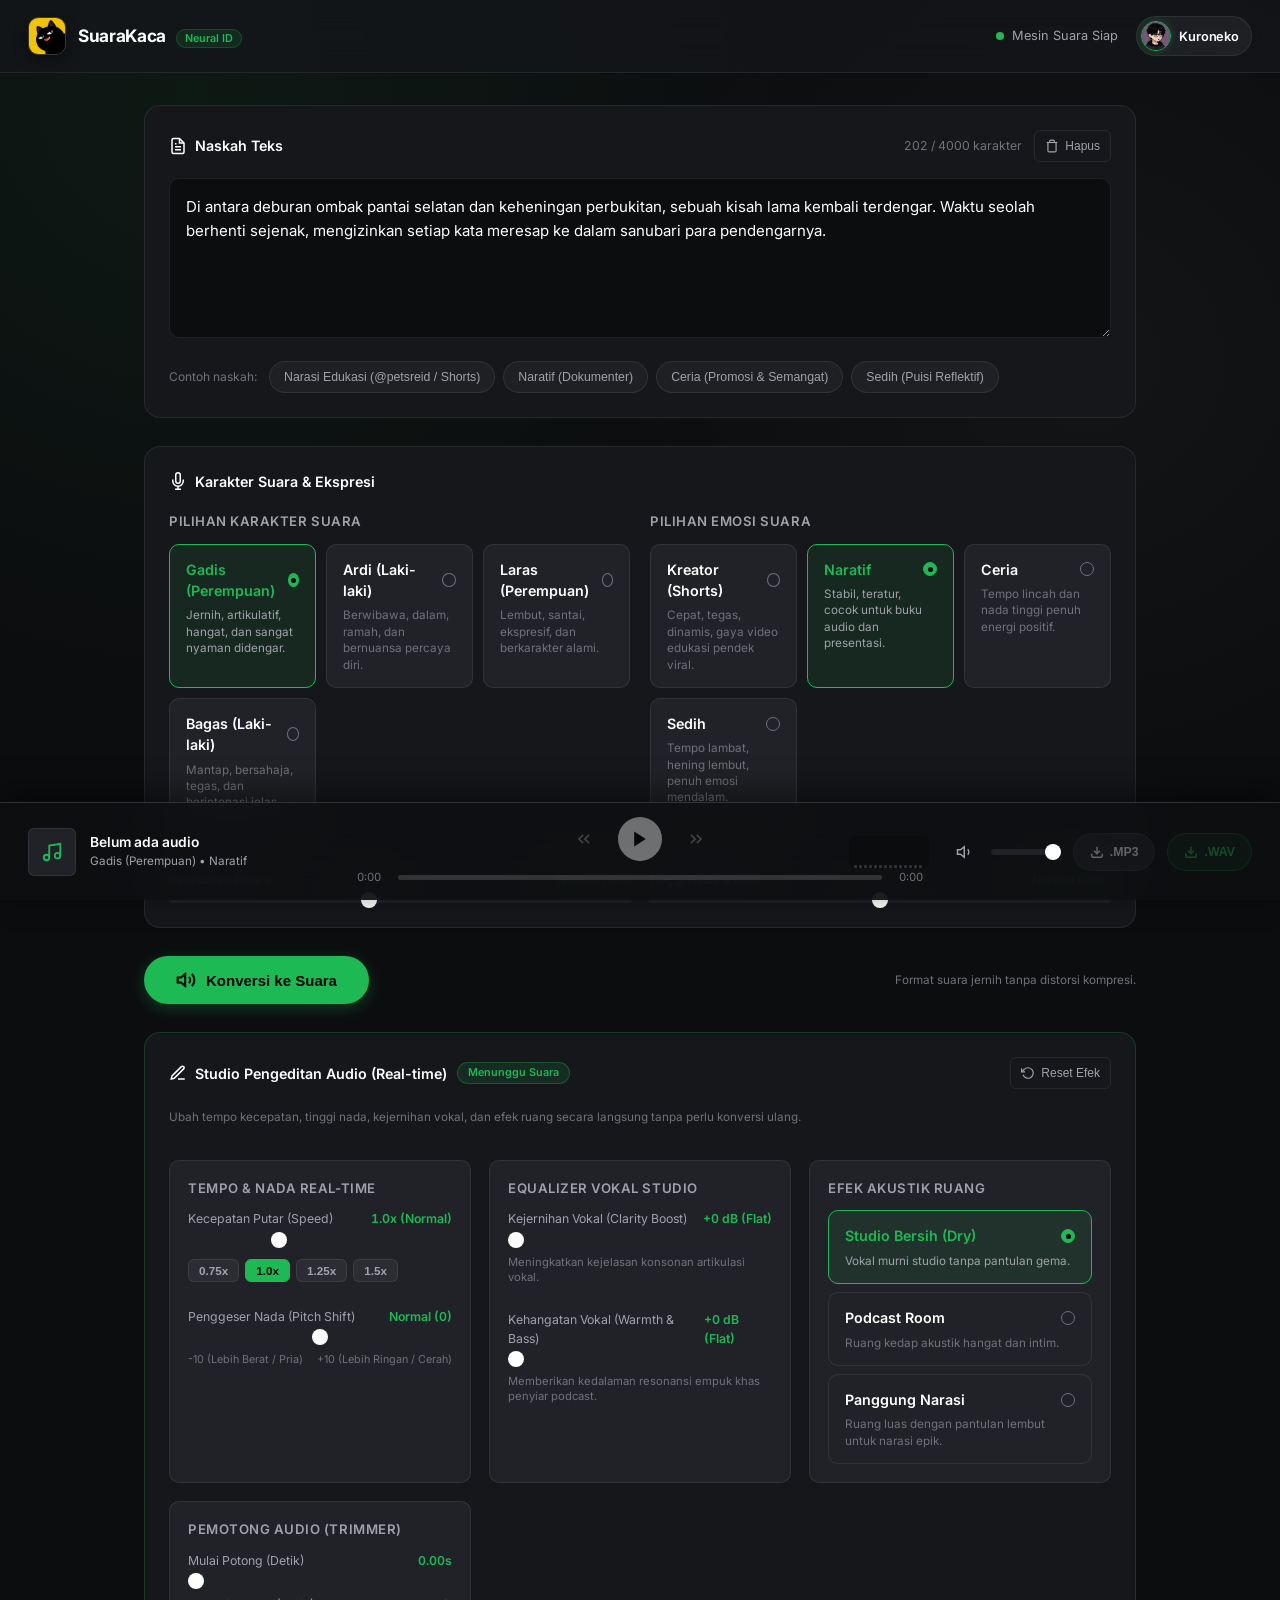
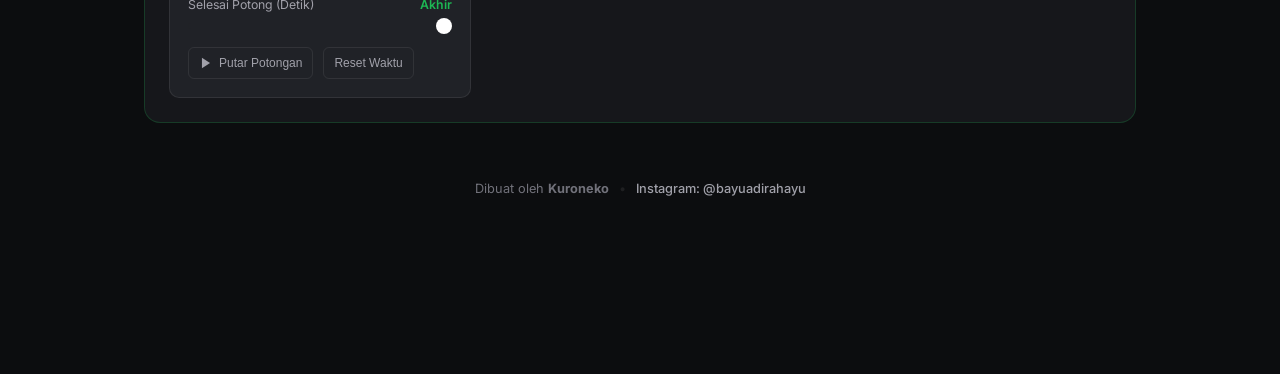
<file: index.html>
<!DOCTYPE html>
<html lang="id">

<head>
  <meta charset="UTF-8">
  <meta name="viewport" content="width=device-width, initial-scale=1.0">
  <title>SuaraKaca - Text to Speech Bahasa Indonesia</title>
  <link rel="icon" type="image/png" href="/static/images/icon.png">
  <link rel="apple-touch-icon" href="/static/images/icon.png">
  <link rel="stylesheet" href="/static/css/style.css">
  <link rel="preconnect" href="https://fonts.googleapis.com">
  <link rel="preconnect" href="https://fonts.gstatic.com" crossorigin>
  <link href="https://fonts.googleapis.com/css2?family=Inter:wght@400;500;600;700&display=swap" rel="stylesheet">
</head>

<body>

  <!-- App Header -->
  <header class="app-header">
    <div class="brand-wrapper">
      <img src="/static/images/icon.png" alt="Logo SuaraKaca" class="brand-logo-img">
      <div>
        <span class="brand-title">SuaraKaca</span>
        <span class="brand-badge">Neural ID</span>
      </div>
    </div>

    <div class="header-right">
      <div class="header-status">
        <span class="status-indicator" aria-hidden="true"></span>
        <span class="status-text">Mesin Suara Siap</span>
      </div>

      <!-- Profile Button in Navigation Bar -->
      <button id="profileBtn" class="profile-nav-btn" aria-label="Buka profil pembuat Kuroneko" aria-haspopup="dialog">
        <img src="/static/images/iconprofilesaya.png" alt="Foto Kuroneko" class="nav-avatar">
        <span class="nav-profile-name">Kuroneko</span>
      </button>
    </div>
  </header>

  <!-- Profile Modal Dialog (Liquid Glass) -->
  <div id="profileModal" class="modal-backdrop" role="dialog" aria-modal="true" aria-labelledby="modalProfileTitle"
    style="display: none;">
    <div class="modal-glass-card">
      <button id="closeProfileModal" class="modal-close-btn" aria-label="Tutup jendela profil">
        <svg width="20" height="20" viewBox="0 0 24 24" fill="none" stroke="currentColor" stroke-width="2">
          <line x1="18" y1="6" x2="6" y2="18"></line>
          <line x1="6" y1="6" x2="18" y2="18"></line>
        </svg>
      </button>

      <div class="profile-hero">
        <div class="profile-avatar-wrapper">
          <img src="/static/images/iconprofilesaya.png" alt="Foto Profil Kuroneko" class="profile-avatar-large">
          <span class="profile-online-badge" title="Online" aria-hidden="true"></span>
        </div>
        <h3 id="modalProfileTitle" class="profile-name">Kuroneko</h3>
        <span class="profile-badge">Created by Kuroneko</span>
        <p class="profile-bio">
          Pengembang aplikasi SuaraKaca. Dibuat dengan dedikasi untuk Text to Speech bahasa Indonesia yang jernih.
        </p>
      </div>

      <div class="profile-links">
        <a href="https://instagram.com/bayuadirahayu" target="_blank" rel="noopener noreferrer"
          class="social-link-btn instagram-btn" aria-label="Buka Instagram @bayuadirahayu di tab baru">
          <svg width="18" height="18" viewBox="0 0 24 24" fill="currentColor" aria-hidden="true">
            <path
              d="M12 2.163c3.204 0 3.584.012 4.85.07 3.252.148 4.771 1.691 4.919 4.919.058 1.265.069 1.645.069 4.849 0 3.205-.012 3.584-.069 4.849-.149 3.225-1.664 4.771-4.919 4.919-1.266.058-1.644.07-4.85.07-3.204 0-3.584-.012-4.849-.07-3.26-.149-4.771-1.699-4.919-4.92-.058-1.265-.07-1.644-.07-4.849 0-3.204.013-3.583.07-4.849.149-3.227 1.664-4.771 4.919-4.919 1.266-.057 1.645-.069 4.849-.069zm0-2.163c-3.259 0-3.667.014-4.947.072-4.358.2-6.78 2.618-6.98 6.98-.059 1.281-.073 1.689-.073 4.948 0 3.259.014 3.668.072 4.948.2 4.358 2.618 6.78 6.98 6.98 1.281.058 1.689.072 4.948.072 3.259 0 3.668-.014 4.948-.072 4.354-.2 6.782-2.618 6.979-6.98.059-1.28.073-1.689.073-4.948 0-3.259-.014-3.667-.072-4.947-.196-4.354-2.617-6.78-6.979-6.98-1.281-.059-1.69-.073-4.949-.073zm0 5.838c-3.403 0-6.162 2.759-6.162 6.162s2.759 6.163 6.162 6.163 6.162-2.759 6.162-6.163c0-3.403-2.759-6.162-6.162-6.162zm0 10.162c-2.209 0-4-1.79-4-4 0-2.209 1.791-4 4-4s4 1.791 4 4c0 2.21-1.791 4-4 4zm6.406-11.845c-.796 0-1.441.645-1.441 1.44s.645 1.44 1.441 1.44c.795 0 1.439-.645 1.439-1.44s-.644-1.44-1.439-1.44z" />
          </svg>
          <span>Instagram: @bayuadirahayu</span>
          <svg width="14" height="14" viewBox="0 0 24 24" fill="none" stroke="currentColor" stroke-width="2"
            class="external-icon" aria-hidden="true">
            <path d="M18 13v6a2 2 0 0 1-2 2H5a2 2 0 0 1-2-2V8a2 2 0 0 1 2-2h6"></path>
            <polyline points="15 3 21 3 21 9"></polyline>
            <line x1="10" y1="14" x2="21" y2="3"></line>
          </svg>
        </a>
      </div>
    </div>
  </div>

  <!-- Main Content -->
  <main class="main-container">

    <!-- Error Toast -->
    <div id="errorToast" class="error-toast" role="alert">
      <span id="errorMessage">Terjadi kesalahan pada sistem.</span>
      <button id="errorCloseBtn" class="error-close" aria-label="Tutup pesan kesalahan">
        <svg width="16" height="16" viewBox="0 0 24 24" fill="none" stroke="currentColor" stroke-width="2">
          <line x1="18" y1="6" x2="6" y2="18"></line>
          <line x1="6" y1="6" x2="18" y2="18"></line>
        </svg>
      </button>
    </div>

    <!-- Text Input Panel -->
    <section class="glass-panel editor-section" aria-labelledby="editorHeading">
      <div class="editor-header">
        <h2 id="editorHeading" class="section-label">
          <svg width="18" height="18" viewBox="0 0 24 24" fill="none" stroke="currentColor" stroke-width="2">
            <path d="M14 2H6a2 2 0 0 0-2 2v16a2 2 0 0 0 2 2h12a2 2 0 0 0 2-2V8z"></path>
            <polyline points="14 2 14 8 20 8"></polyline>
            <line x1="16" y1="13" x2="8" y2="13"></line>
            <line x1="16" y1="17" x2="8" y2="17"></line>
            <polyline points="10 9 9 9 8 9"></polyline>
          </svg>
          Naskah Teks
        </h2>
        <div class="editor-actions">
          <span id="charCounter" class="char-counter">0 / 4000 karakter</span>
          <button id="clearTextBtn" class="btn-ghost-sm" aria-label="Bersihkan teks">
            <svg width="14" height="14" viewBox="0 0 24 24" fill="none" stroke="currentColor" stroke-width="2">
              <polyline points="3 6 5 6 21 6"></polyline>
              <path d="M19 6v14a2 2 0 0 1-2 2H7a2 2 0 0 1-2-2V6m3 0V4a2 2 0 0 1 2-2h4a2 2 0 0 1 2 2v2"></path>
            </svg>
            Hapus
          </button>
        </div>
      </div>

      <div class="text-input-wrapper">
        <textarea id="speechText" class="speech-textarea"
          placeholder="Tulis atau tempel teks bahasa Indonesia di sini. Pilih karakter suara dan emosi di bawah, lalu tekan tombol Konversi untuk mendengarkan..."
          maxlength="4000" rows="5"></textarea>
      </div>

      <!-- Quick Preset Examples -->
      <div class="presets-bar">
        <span class="presets-label">Contoh naskah:</span>
        <button type="button" class="chip-btn" data-preset="kreator">
          Narasi Edukasi (@petsreid / Shorts)
        </button>
        <button type="button" class="chip-btn" data-preset="naratif">
          Naratif (Dokumenter)
        </button>
        <button type="button" class="chip-btn" data-preset="ceria">
          Ceria (Promosi & Semangat)
        </button>
        <button type="button" class="chip-btn" data-preset="sedih">
          Sedih (Puisi Reflektif)
        </button>
      </div>
    </section>

    <!-- Voice & Emotion Configuration -->
    <section class="glass-panel" aria-labelledby="configHeading">
      <h2 id="configHeading" class="section-label" style="margin-bottom: 20px;">
        <svg width="18" height="18" viewBox="0 0 24 24" fill="none" stroke="currentColor" stroke-width="2">
          <path d="M12 1a3 3 0 0 0-3 3v8a3 3 0 0 0 6 0V4a3 3 0 0 0-3-3z"></path>
          <path d="M19 10v2a7 7 0 0 1-14 0v-2"></path>
          <line x1="12" y1="19" x2="12" y2="23"></line>
          <line x1="8" y1="23" x2="16" y2="23"></line>
        </svg>
        Karakter Suara & Ekspresi
      </h2>

      <div class="controls-grid">
        <!-- Voice Choice (Gender) -->
        <div class="control-group">
          <span class="group-title">Pilihan Karakter Suara</span>
          <div class="selector-row" role="radiogroup" aria-label="Pilihan Karakter Suara">
            <!-- Gadis (Female) -->
            <div class="selectable-card active" data-voice="id-ID-GadisNeural" tabindex="0" role="radio"
              aria-checked="true">
              <div class="card-title-row">
                <span class="card-title">Gadis (Perempuan)</span>
                <span class="radio-dot" aria-hidden="true"></span>
              </div>
              <p class="card-desc">Jernih, artikulatif, hangat, dan sangat nyaman didengar.</p>
            </div>
            <!-- Ardi (Male) -->
            <div class="selectable-card" data-voice="id-ID-ArdiNeural" tabindex="0" role="radio" aria-checked="false">
              <div class="card-title-row">
                <span class="card-title">Ardi (Laki-laki)</span>
                <span class="radio-dot" aria-hidden="true"></span>
              </div>
              <p class="card-desc">Berwibawa, dalam, ramah, dan bernuansa percaya diri.</p>
            </div>
            <!-- Laras (Female - Studio) -->
            <div class="selectable-card" data-voice="id-ID-LarasNeural" tabindex="0" role="radio" aria-checked="false">
              <div class="card-title-row">
                <span class="card-title">Laras (Perempuan)</span>
                <span class="radio-dot" aria-hidden="true"></span>
              </div>
              <p class="card-desc">Lembut, santai, ekspresif, dan berkarakter alami.</p>
            </div>
            <!-- Bagas (Male - Studio) -->
            <div class="selectable-card" data-voice="id-ID-BagasNeural" tabindex="0" role="radio" aria-checked="false">
              <div class="card-title-row">
                <span class="card-title">Bagas (Laki-laki)</span>
                <span class="radio-dot" aria-hidden="true"></span>
              </div>
              <p class="card-desc">Mantap, bersahaja, tegas, dan berintonasi jelas.</p>
            </div>
          </div>
        </div>

        <!-- Tone / Emotion Choice -->
        <div class="control-group">
          <span class="group-title">Pilihan Emosi Suara</span>
          <div class="selector-row" role="radiogroup" aria-label="Pilihan Emosi Suara">
            <!-- Kreator (Shorts / Reels) -->
            <div class="selectable-card" data-tone="kreator" tabindex="0" role="radio" aria-checked="false">
              <div class="card-title-row">
                <span class="card-title">Kreator (Shorts)</span>
                <span class="radio-dot" aria-hidden="true"></span>
              </div>
              <p class="card-desc">Cepat, tegas, dinamis, gaya video edukasi pendek viral.</p>
            </div>
            <!-- Naratif -->
            <div class="selectable-card active" data-tone="naratif" tabindex="0" role="radio" aria-checked="true">
              <div class="card-title-row">
                <span class="card-title">Naratif</span>
                <span class="radio-dot" aria-hidden="true"></span>
              </div>
              <p class="card-desc">Stabil, teratur, cocok untuk buku audio dan presentasi.</p>
            </div>
            <!-- Ceria -->
            <div class="selectable-card" data-tone="ceria" tabindex="0" role="radio" aria-checked="false">
              <div class="card-title-row">
                <span class="card-title">Ceria</span>
                <span class="radio-dot" aria-hidden="true"></span>
              </div>
              <p class="card-desc">Tempo lincah dan nada tinggi penuh energi positif.</p>
            </div>
            <!-- Sedih -->
            <div class="selectable-card" data-tone="sedih" tabindex="0" role="radio" aria-checked="false">
              <div class="card-title-row">
                <span class="card-title">Sedih</span>
                <span class="radio-dot" aria-hidden="true"></span>
              </div>
              <p class="card-desc">Tempo lambat, hening lembut, penuh emosi mendalam.</p>
            </div>
          </div>
        </div>
      </div>

      <!-- Fine-tune Sliders -->
      <div class="sliders-wrapper"
        style="margin-top: 24px; border-top: 1px solid var(--border-subtle); padding-top: 20px;">
        <div class="slider-item">
          <div class="slider-label-row">
            <label for="rateSlider" class="slider-name">Kecepatan Bicara</label>
            <span id="rateValue" class="slider-value">Normal (0%)</span>
          </div>
          <input type="range" id="rateSlider" min="-30" max="40" value="0" step="5">
        </div>
        <div class="slider-item">
          <div class="slider-label-row">
            <label for="pitchSlider" class="slider-name">Tinggi Nada (Pitch)</label>
            <span id="pitchValue" class="slider-value">Normal (0Hz)</span>
          </div>
          <input type="range" id="pitchSlider" min="-20" max="20" value="0" step="2">
        </div>
      </div>
    </section>

    <!-- Generate Action -->
    <div class="action-bar">
      <button id="generateBtn" class="btn-primary-generate" type="button">
        <svg id="generateIcon" width="20" height="20" viewBox="0 0 24 24" fill="none" stroke="currentColor"
          stroke-width="2.5">
          <polygon points="11 5 6 9 2 9 2 15 6 15 11 19 11 5"></polygon>
          <path d="M15.54 8.46a5 5 0 0 1 0 7.07"></path>
          <path d="M19.07 4.93a10 10 0 0 1 0 14.14"></path>
        </svg>
        <svg id="loadingSpinner" class="loading-circle" width="20" height="20" viewBox="0 0 24 24" fill="none"
          style="display: none;" aria-hidden="true">
          <circle cx="12" cy="12" r="9.5" stroke="currentColor" stroke-width="3" opacity="0.25"></circle>
          <path d="M12 2.5a9.5 9.5 0 0 1 9.5 9.5" stroke="currentColor" stroke-width="3" stroke-linecap="round"></path>
        </svg>
        <span id="generateBtnText">Konversi ke Suara</span>
      </button>
      <span class="card-desc">Format suara jernih tanpa distorsi kompresi.</span>
    </div>

    <!-- Studio Audio Editor Section (Active after Conversion) -->
    <section class="glass-panel studio-editor-panel" id="studioEditorPanel" aria-labelledby="studioEditorHeading">
      <div class="editor-header">
        <div style="display: flex; align-items: center; gap: 10px;">
          <h2 id="studioEditorHeading" class="section-label">
            <svg width="18" height="18" viewBox="0 0 24 24" fill="none" stroke="currentColor" stroke-width="2">
              <path d="M12 20h9"></path>
              <path d="M16.5 3.5a2.121 2.121 0 0 1 3 3L7 19l-4 1 1-4L16.5 3.5z"></path>
            </svg>
            Studio Pengeditan Audio (Real-time)
          </h2>
          <span class="studio-status-pill" id="studioStatusPill">Menunggu Suara</span>
        </div>
        <button id="resetAudioEffectsBtn" class="btn-ghost-sm" type="button" aria-label="Reset semua efek ke normal">
          <svg width="14" height="14" viewBox="0 0 24 24" fill="none" stroke="currentColor" stroke-width="2">
            <polyline points="1 4 1 10 7 10"></polyline>
            <path d="M3.51 15a9 9 0 1 0 2.13-9.36L1 10"></path>
          </svg>
          Reset Efek
        </button>
      </div>

      <p class="card-desc" style="margin-top: 4px; margin-bottom: 18px;">
        Ubah tempo kecepatan, tinggi nada, kejernihan vokal, dan efek ruang secara langsung tanpa perlu konversi ulang.
      </p>

      <div class="studio-grid">
        <!-- Tempo & Pitch Real-time -->
        <div class="studio-box">
          <span class="group-title">Tempo & Nada Real-time</span>
          
          <div class="slider-item">
            <div class="slider-label-row">
              <label for="liveSpeedSlider" class="slider-name">Kecepatan Putar (Speed)</label>
              <span id="liveSpeedValue" class="slider-value">1.0x (Normal)</span>
            </div>
            <input type="range" id="liveSpeedSlider" min="0.5" max="2.0" step="0.05" value="1.0">
            <div class="quick-tempo-chips">
              <button type="button" class="mini-chip" data-speed="0.75">0.75x</button>
              <button type="button" class="mini-chip active" data-speed="1.0">1.0x</button>
              <button type="button" class="mini-chip" data-speed="1.25">1.25x</button>
              <button type="button" class="mini-chip" data-speed="1.5">1.5x</button>
            </div>
          </div>

          <div class="slider-item" style="margin-top: 14px;">
            <div class="slider-label-row">
              <label for="livePitchSlider" class="slider-name">Penggeser Nada (Pitch Shift)</label>
              <span id="livePitchValue" class="slider-value">Normal (0)</span>
            </div>
            <input type="range" id="livePitchSlider" min="-10" max="10" step="1" value="0">
            <div class="slider-help-text">
              <span>-10 (Lebih Berat / Pria)</span>
              <span>+10 (Lebih Ringan / Cerah)</span>
            </div>
          </div>
        </div>

        <!-- Equalizer Vokal Studio -->
        <div class="studio-box">
          <span class="group-title">Equalizer Vokal Studio</span>

          <div class="slider-item">
            <div class="slider-label-row">
              <label for="eqClaritySlider" class="slider-name">Kejernihan Vokal (Clarity Boost)</label>
              <span id="eqClarityValue" class="slider-value">+0 dB (Flat)</span>
            </div>
            <input type="range" id="eqClaritySlider" min="0" max="12" step="1" value="0">
            <span class="slider-help-caption">Meningkatkan kejelasan konsonan artikulasi vokal.</span>
          </div>

          <div class="slider-item" style="margin-top: 14px;">
            <div class="slider-label-row">
              <label for="eqBassSlider" class="slider-name">Kehangatan Vokal (Warmth & Bass)</label>
              <span id="eqBassValue" class="slider-value">+0 dB (Flat)</span>
            </div>
            <input type="range" id="eqBassSlider" min="0" max="10" step="1" value="0">
            <span class="slider-help-caption">Memberikan kedalaman resonansi empuk khas penyiar podcast.</span>
          </div>
        </div>

        <!-- Efek Akustik Ruang -->
        <div class="studio-box">
          <span class="group-title">Efek Akustik Ruang</span>
          <div class="reverb-options" role="radiogroup" aria-label="Pilihan Ruang Akustik">
            <div class="selectable-card active" data-reverb="dry" tabindex="0" role="radio" aria-checked="true">
              <div class="card-title-row">
                <span class="card-title">Studio Bersih (Dry)</span>
                <span class="radio-dot" aria-hidden="true"></span>
              </div>
              <p class="card-desc">Vokal murni studio tanpa pantulan gema.</p>
            </div>
            <div class="selectable-card" data-reverb="room" tabindex="0" role="radio" aria-checked="false">
              <div class="card-title-row">
                <span class="card-title">Podcast Room</span>
                <span class="radio-dot" aria-hidden="true"></span>
              </div>
              <p class="card-desc">Ruang kedap akustik hangat dan intim.</p>
            </div>
            <div class="selectable-card" data-reverb="hall" tabindex="0" role="radio" aria-checked="false">
              <div class="card-title-row">
                <span class="card-title">Panggung Narasi</span>
                <span class="radio-dot" aria-hidden="true"></span>
              </div>
              <p class="card-desc">Ruang luas dengan pantulan lembut untuk narasi epik.</p>
            </div>
          </div>
        </div>

        <!-- Pemotong Audio (Trimmer) -->
        <div class="studio-box">
          <span class="group-title">Pemotong Audio (Trimmer)</span>
          <div class="trimmer-row">
            <div class="slider-item">
              <div class="slider-label-row">
                <label for="trimStartSlider" class="slider-name">Mulai Potong (Detik)</label>
                <span id="trimStartValue" class="slider-value">0.00s</span>
              </div>
              <input type="range" id="trimStartSlider" min="0" max="60" step="0.1" value="0">
            </div>
            <div class="slider-item">
              <div class="slider-label-row">
                <label for="trimEndSlider" class="slider-name">Selesai Potong (Detik)</label>
                <span id="trimEndValue" class="slider-value">Akhir</span>
              </div>
              <input type="range" id="trimEndSlider" min="0" max="60" step="0.1" value="60">
            </div>
          </div>
          <div class="trimmer-actions">
            <button id="previewTrimBtn" class="btn-ghost-sm" type="button" aria-label="Putar bagian potongan">
              <svg width="14" height="14" viewBox="0 0 24 24" fill="currentColor">
                <polygon points="5 3 19 12 5 21 5 3"></polygon>
              </svg>
              Putar Potongan
            </button>
            <button id="resetTrimBtn" class="btn-ghost-sm" type="button" aria-label="Reset rentang potongan">
              Reset Waktu
            </button>
          </div>
        </div>
      </div>
    </section>

    <!-- Creator Credits Footer -->
    <div class="app-credit-footer">
      <span>Dibuat oleh <strong>Kuroneko</strong></span>
      <span class="credit-divider">•</span>
      <a href="https://instagram.com/bayuadirahayu" target="_blank" rel="noopener noreferrer" class="credit-link">
        Instagram: @bayuadirahayu
      </a>
    </div>

  </main>

  <!-- Sticky Spotify Bottom Player Dock (Liquid Glass) -->
  <footer class="spotify-dock" id="playerDock" aria-label="Pemutar Suara Preview">
    <!-- Left: Track Metadata -->
    <div class="dock-track-info">
      <div class="track-avatar" id="playerAvatar" aria-hidden="true">
        <svg width="22" height="22" viewBox="0 0 24 24" fill="none" stroke="currentColor" stroke-width="2">
          <path d="M9 18V5l12-2v13"></path>
          <circle cx="6" cy="18" r="3"></circle>
          <circle cx="18" cy="16" r="3"></circle>
        </svg>
      </div>
      <div class="track-meta">
        <span class="track-title" id="playerTitle">Belum ada audio</span>
        <span class="track-subtitle" id="playerSubtitle">Gadis (Perempuan) • Naratif</span>
      </div>
    </div>

    <!-- Center: Playback Controls & Scrubber -->
    <div class="dock-playback">
      <div class="playback-buttons">
        <button id="rewindBtn" class="btn-ctrl" aria-label="Mundur 5 detik" disabled>
          <svg width="20" height="20" viewBox="0 0 24 24" fill="none" stroke="currentColor" stroke-width="2">
            <polyline points="11 17 6 12 11 7"></polyline>
            <polyline points="18 17 13 12 18 7"></polyline>
          </svg>
        </button>

        <button id="playPauseBtn" class="btn-play-pause" aria-label="Putar audio" disabled>
          <svg id="playIcon" width="20" height="20" viewBox="0 0 24 24" fill="currentColor">
            <polygon points="5 3 19 12 5 21 5 3"></polygon>
          </svg>
          <svg id="pauseIcon" width="20" height="20" viewBox="0 0 24 24" fill="currentColor" style="display: none;">
            <rect x="6" y="4" width="4" height="16"></rect>
            <rect x="14" y="4" width="4" height="16"></rect>
          </svg>
        </button>

        <button id="forwardBtn" class="btn-ctrl" aria-label="Maju 5 detik" disabled>
          <svg width="20" height="20" viewBox="0 0 24 24" fill="none" stroke="currentColor" stroke-width="2">
            <polyline points="13 17 18 12 13 7"></polyline>
            <polyline points="6 17 11 12 6 7"></polyline>
          </svg>
        </button>
      </div>

      <div class="scrubber-row">
        <span id="currentTime" class="time-text">0:00</span>
        <div id="progressTrack" class="progress-track" role="slider" aria-label="Progres pemutaran" aria-valuemin="0"
          aria-valuemax="100" aria-valuenow="0" tabindex="0">
          <div id="progressFill" class="progress-fill">
            <div class="progress-handle"></div>
          </div>
        </div>
        <span id="durationTime" class="time-text">0:00</span>
      </div>
    </div>

    <!-- Right: Visualizer Spectrum & Dual Downloads -->
    <div class="dock-actions">
      <canvas id="visualizerCanvas" class="visualizer-canvas" width="80" height="32" aria-hidden="true"></canvas>

      <div class="volume-group">
        <button id="muteBtn" class="btn-ctrl" aria-label="Bisukan suara">
          <svg id="volumeIcon" width="18" height="18" viewBox="0 0 24 24" fill="none" stroke="currentColor"
            stroke-width="2">
            <polygon points="11 5 6 9 2 9 2 15 6 15 11 19 11 5"></polygon>
            <path d="M15.54 8.46a5 5 0 0 1 0 7.07"></path>
          </svg>
        </button>
        <input type="range" id="volumeSlider" class="volume-slider" min="0" max="1" step="0.05" value="1"
          aria-label="Pengatur volume">
      </div>

      <button id="downloadMp3Btn" class="btn-download" aria-label="Unduh format MP3" disabled>
        <svg width="14" height="14" viewBox="0 0 24 24" fill="none" stroke="currentColor" stroke-width="2.5">
          <path d="M21 15v4a2 2 0 0 1-2 2H5a2 2 0 0 1-2-2v-4"></path>
          <polyline points="7 10 12 15 17 10"></polyline>
          <line x1="12" y1="15" x2="12" y2="3"></line>
        </svg>
        .MP3
      </button>

      <button id="downloadWavBtn" class="btn-download btn-download-wav" aria-label="Unduh format WAV" disabled>
        <svg width="14" height="14" viewBox="0 0 24 24" fill="none" stroke="currentColor" stroke-width="2.5">
          <path d="M21 15v4a2 2 0 0 1-2 2H5a2 2 0 0 1-2-2v-4"></path>
          <polyline points="7 10 12 15 17 10"></polyline>
          <line x1="12" y1="15" x2="12" y2="3"></line>
        </svg>
        .WAV
      </button>
    </div>
  </footer>

  <!-- Scripts -->
  <script src="/static/js/wav_encoder.js"></script>
  <script src="/static/js/app.js"></script>
</body>

</html>
</file>
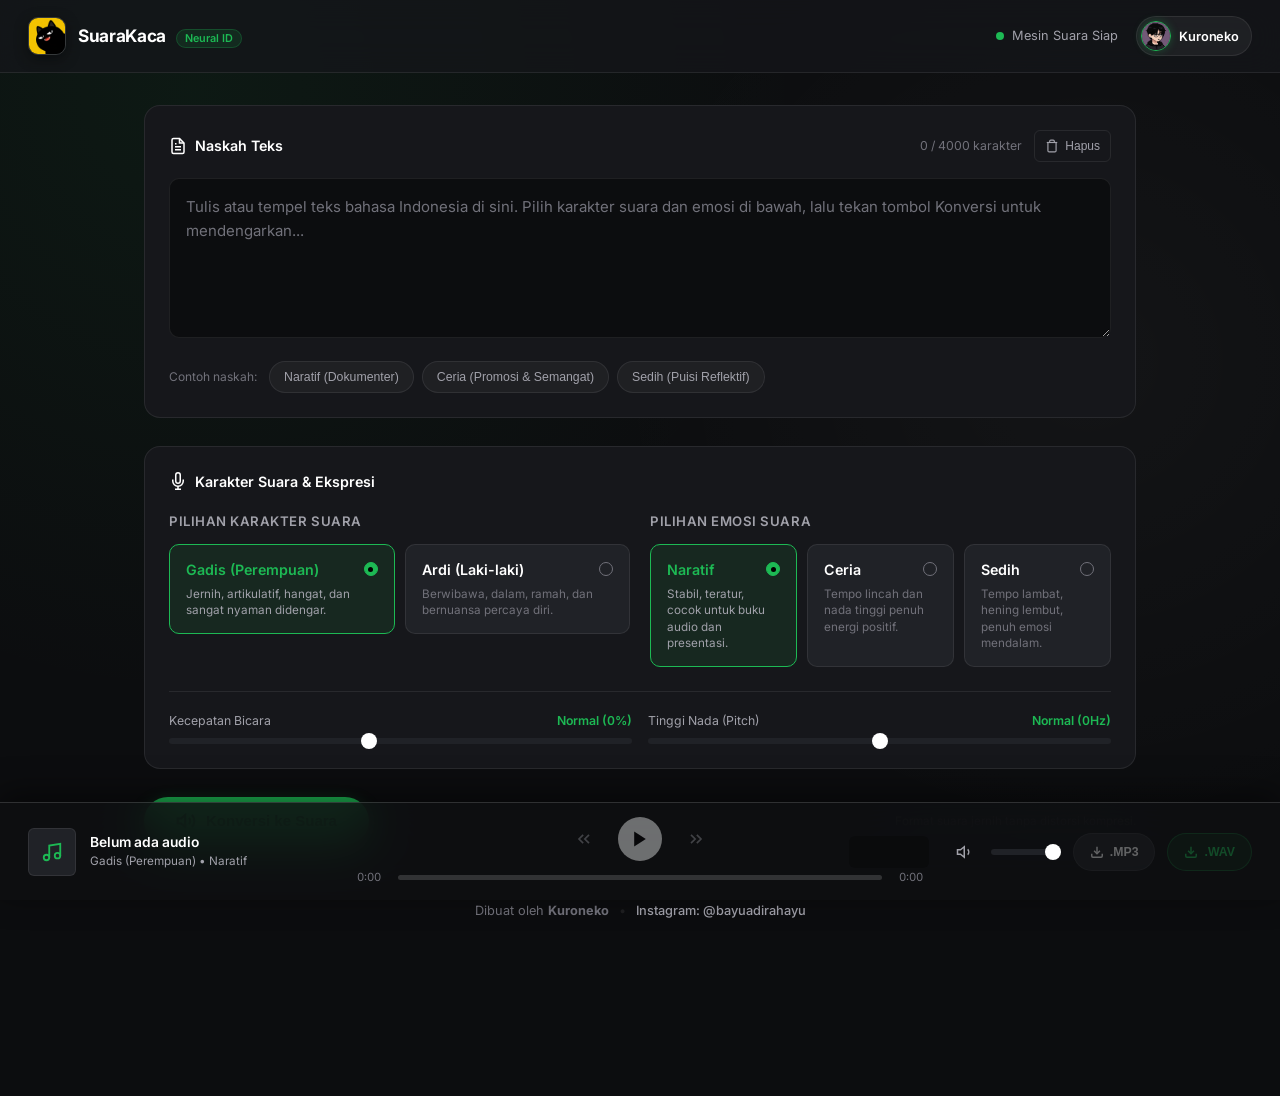
<file: public/static/index.html>
<!DOCTYPE html>
<html lang="id">

<head>
  <meta charset="UTF-8">
  <meta name="viewport" content="width=device-width, initial-scale=1.0">
  <title>SuaraKaca - Text to Speech Bahasa Indonesia</title>
  <link rel="icon" type="image/png" href="/static/images/icon.png">
  <link rel="apple-touch-icon" href="/static/images/icon.png">
  <link rel="stylesheet" href="/static/css/style.css">
  <link rel="preconnect" href="https://fonts.googleapis.com">
  <link rel="preconnect" href="https://fonts.gstatic.com" crossorigin>
  <link href="https://fonts.googleapis.com/css2?family=Inter:wght@400;500;600;700&display=swap" rel="stylesheet">
</head>

<body>

  <!-- App Header -->
  <header class="app-header">
    <div class="brand-wrapper">
      <img src="/static/images/icon.png" alt="Logo SuaraKaca" class="brand-logo-img">
      <div>
        <span class="brand-title">SuaraKaca</span>
        <span class="brand-badge">Neural ID</span>
      </div>
    </div>

    <div class="header-right">
      <div class="header-status">
        <span class="status-indicator" aria-hidden="true"></span>
        <span class="status-text">Mesin Suara Siap</span>
      </div>

      <!-- Profile Button in Navigation Bar -->
      <button id="profileBtn" class="profile-nav-btn" aria-label="Buka profil pembuat Kuroneko" aria-haspopup="dialog">
        <img src="/static/images/iconprofilesaya.png" alt="Foto Kuroneko" class="nav-avatar">
        <span class="nav-profile-name">Kuroneko</span>
      </button>
    </div>
  </header>

  <!-- Profile Modal Dialog (Liquid Glass) -->
  <div id="profileModal" class="modal-backdrop" role="dialog" aria-modal="true" aria-labelledby="modalProfileTitle"
    style="display: none;">
    <div class="modal-glass-card">
      <button id="closeProfileModal" class="modal-close-btn" aria-label="Tutup jendela profil">
        <svg width="20" height="20" viewBox="0 0 24 24" fill="none" stroke="currentColor" stroke-width="2">
          <line x1="18" y1="6" x2="6" y2="18"></line>
          <line x1="6" y1="6" x2="18" y2="18"></line>
        </svg>
      </button>

      <div class="profile-hero">
        <div class="profile-avatar-wrapper">
          <img src="/static/images/iconprofilesaya.png" alt="Foto Profil Kuroneko" class="profile-avatar-large">
          <span class="profile-online-badge" title="Online" aria-hidden="true"></span>
        </div>
        <h3 id="modalProfileTitle" class="profile-name">Kuroneko</h3>
        <span class="profile-badge">Created by Kuroneko</span>
        <p class="profile-bio">
          Pengembang aplikasi SuaraKaca. Dibuat dengan dedikasi untuk Text to Speech bahasa Indonesia yang jernih.
        </p>
      </div>

      <div class="profile-links">
        <a href="https://instagram.com/bayuadirahayu" target="_blank" rel="noopener noreferrer"
          class="social-link-btn instagram-btn" aria-label="Buka Instagram @bayuadirahayu di tab baru">
          <svg width="18" height="18" viewBox="0 0 24 24" fill="currentColor" aria-hidden="true">
            <path
              d="M12 2.163c3.204 0 3.584.012 4.85.07 3.252.148 4.771 1.691 4.919 4.919.058 1.265.069 1.645.069 4.849 0 3.205-.012 3.584-.069 4.849-.149 3.225-1.664 4.771-4.919 4.919-1.266.058-1.644.07-4.85.07-3.204 0-3.584-.012-4.849-.07-3.26-.149-4.771-1.699-4.919-4.92-.058-1.265-.07-1.644-.07-4.849 0-3.204.013-3.583.07-4.849.149-3.227 1.664-4.771 4.919-4.919 1.266-.057 1.645-.069 4.849-.069zm0-2.163c-3.259 0-3.667.014-4.947.072-4.358.2-6.78 2.618-6.98 6.98-.059 1.281-.073 1.689-.073 4.948 0 3.259.014 3.668.072 4.948.2 4.358 2.618 6.78 6.98 6.98 1.281.058 1.689.072 4.948.072 3.259 0 3.668-.014 4.948-.072 4.354-.2 6.782-2.618 6.979-6.98.059-1.28.073-1.689.073-4.948 0-3.259-.014-3.667-.072-4.947-.196-4.354-2.617-6.78-6.979-6.98-1.281-.059-1.69-.073-4.949-.073zm0 5.838c-3.403 0-6.162 2.759-6.162 6.162s2.759 6.163 6.162 6.163 6.162-2.759 6.162-6.163c0-3.403-2.759-6.162-6.162-6.162zm0 10.162c-2.209 0-4-1.79-4-4 0-2.209 1.791-4 4-4s4 1.791 4 4c0 2.21-1.791 4-4 4zm6.406-11.845c-.796 0-1.441.645-1.441 1.44s.645 1.44 1.441 1.44c.795 0 1.439-.645 1.439-1.44s-.644-1.44-1.439-1.44z" />
          </svg>
          <span>Instagram: @bayuadirahayu</span>
          <svg width="14" height="14" viewBox="0 0 24 24" fill="none" stroke="currentColor" stroke-width="2"
            class="external-icon" aria-hidden="true">
            <path d="M18 13v6a2 2 0 0 1-2 2H5a2 2 0 0 1-2-2V8a2 2 0 0 1 2-2h6"></path>
            <polyline points="15 3 21 3 21 9"></polyline>
            <line x1="10" y1="14" x2="21" y2="3"></line>
          </svg>
        </a>
      </div>
    </div>
  </div>

  <!-- Main Content -->
  <main class="main-container">

    <!-- Error Toast -->
    <div id="errorToast" class="error-toast" role="alert">
      <span id="errorMessage">Terjadi kesalahan pada sistem.</span>
      <button id="errorCloseBtn" class="error-close" aria-label="Tutup pesan kesalahan">
        <svg width="16" height="16" viewBox="0 0 24 24" fill="none" stroke="currentColor" stroke-width="2">
          <line x1="18" y1="6" x2="6" y2="18"></line>
          <line x1="6" y1="6" x2="18" y2="18"></line>
        </svg>
      </button>
    </div>

    <!-- Text Input Panel -->
    <section class="glass-panel editor-section" aria-labelledby="editorHeading">
      <div class="editor-header">
        <h2 id="editorHeading" class="section-label">
          <svg width="18" height="18" viewBox="0 0 24 24" fill="none" stroke="currentColor" stroke-width="2">
            <path d="M14 2H6a2 2 0 0 0-2 2v16a2 2 0 0 0 2 2h12a2 2 0 0 0 2-2V8z"></path>
            <polyline points="14 2 14 8 20 8"></polyline>
            <line x1="16" y1="13" x2="8" y2="13"></line>
            <line x1="16" y1="17" x2="8" y2="17"></line>
            <polyline points="10 9 9 9 8 9"></polyline>
          </svg>
          Naskah Teks
        </h2>
        <div class="editor-actions">
          <span id="charCounter" class="char-counter">0 / 4000 karakter</span>
          <button id="clearTextBtn" class="btn-ghost-sm" aria-label="Bersihkan teks">
            <svg width="14" height="14" viewBox="0 0 24 24" fill="none" stroke="currentColor" stroke-width="2">
              <polyline points="3 6 5 6 21 6"></polyline>
              <path d="M19 6v14a2 2 0 0 1-2 2H7a2 2 0 0 1-2-2V6m3 0V4a2 2 0 0 1 2-2h4a2 2 0 0 1 2 2v2"></path>
            </svg>
            Hapus
          </button>
        </div>
      </div>

      <div class="text-input-wrapper">
        <textarea id="speechText" class="speech-textarea"
          placeholder="Tulis atau tempel teks bahasa Indonesia di sini. Pilih karakter suara dan emosi di bawah, lalu tekan tombol Konversi untuk mendengarkan..."
          maxlength="4000" rows="5"></textarea>
      </div>

      <!-- Quick Preset Examples -->
      <div class="presets-bar">
        <span class="presets-label">Contoh naskah:</span>
        <button type="button" class="chip-btn" data-preset="naratif">
          Naratif (Dokumenter)
        </button>
        <button type="button" class="chip-btn" data-preset="ceria">
          Ceria (Promosi & Semangat)
        </button>
        <button type="button" class="chip-btn" data-preset="sedih">
          Sedih (Puisi Reflektif)
        </button>
      </div>
    </section>

    <!-- Voice & Emotion Configuration -->
    <section class="glass-panel" aria-labelledby="configHeading">
      <h2 id="configHeading" class="section-label" style="margin-bottom: 20px;">
        <svg width="18" height="18" viewBox="0 0 24 24" fill="none" stroke="currentColor" stroke-width="2">
          <path d="M12 1a3 3 0 0 0-3 3v8a3 3 0 0 0 6 0V4a3 3 0 0 0-3-3z"></path>
          <path d="M19 10v2a7 7 0 0 1-14 0v-2"></path>
          <line x1="12" y1="19" x2="12" y2="23"></line>
          <line x1="8" y1="23" x2="16" y2="23"></line>
        </svg>
        Karakter Suara & Ekspresi
      </h2>

      <div class="controls-grid">
        <!-- Voice Choice (Gender) -->
        <div class="control-group">
          <span class="group-title">Pilihan Karakter Suara</span>
          <div class="selector-row" role="radiogroup" aria-label="Pilihan Karakter Suara">
            <!-- Gadis (Female) -->
            <div class="selectable-card active" data-voice="id-ID-GadisNeural" tabindex="0" role="radio"
              aria-checked="true">
              <div class="card-title-row">
                <span class="card-title">Gadis (Perempuan)</span>
                <span class="radio-dot" aria-hidden="true"></span>
              </div>
              <p class="card-desc">Jernih, artikulatif, hangat, dan sangat nyaman didengar.</p>
            </div>
            <!-- Ardi (Male) -->
            <div class="selectable-card" data-voice="id-ID-ArdiNeural" tabindex="0" role="radio" aria-checked="false">
              <div class="card-title-row">
                <span class="card-title">Ardi (Laki-laki)</span>
                <span class="radio-dot" aria-hidden="true"></span>
              </div>
              <p class="card-desc">Berwibawa, dalam, ramah, dan bernuansa percaya diri.</p>
            </div>
          </div>
        </div>

        <!-- Tone / Emotion Choice -->
        <div class="control-group">
          <span class="group-title">Pilihan Emosi Suara</span>
          <div class="selector-row" role="radiogroup" aria-label="Pilihan Emosi Suara">
            <!-- Naratif -->
            <div class="selectable-card active" data-tone="naratif" tabindex="0" role="radio" aria-checked="true">
              <div class="card-title-row">
                <span class="card-title">Naratif</span>
                <span class="radio-dot" aria-hidden="true"></span>
              </div>
              <p class="card-desc">Stabil, teratur, cocok untuk buku audio dan presentasi.</p>
            </div>
            <!-- Ceria -->
            <div class="selectable-card" data-tone="ceria" tabindex="0" role="radio" aria-checked="false">
              <div class="card-title-row">
                <span class="card-title">Ceria</span>
                <span class="radio-dot" aria-hidden="true"></span>
              </div>
              <p class="card-desc">Tempo lincah dan nada tinggi penuh energi positif.</p>
            </div>
            <!-- Sedih -->
            <div class="selectable-card" data-tone="sedih" tabindex="0" role="radio" aria-checked="false">
              <div class="card-title-row">
                <span class="card-title">Sedih</span>
                <span class="radio-dot" aria-hidden="true"></span>
              </div>
              <p class="card-desc">Tempo lambat, hening lembut, penuh emosi mendalam.</p>
            </div>
          </div>
        </div>
      </div>

      <!-- Fine-tune Sliders -->
      <div class="sliders-wrapper"
        style="margin-top: 24px; border-top: 1px solid var(--border-subtle); padding-top: 20px;">
        <div class="slider-item">
          <div class="slider-label-row">
            <label for="rateSlider" class="slider-name">Kecepatan Bicara</label>
            <span id="rateValue" class="slider-value">Normal (0%)</span>
          </div>
          <input type="range" id="rateSlider" min="-30" max="40" value="0" step="5">
        </div>
        <div class="slider-item">
          <div class="slider-label-row">
            <label for="pitchSlider" class="slider-name">Tinggi Nada (Pitch)</label>
            <span id="pitchValue" class="slider-value">Normal (0Hz)</span>
          </div>
          <input type="range" id="pitchSlider" min="-20" max="20" value="0" step="2">
        </div>
      </div>
    </section>

    <!-- Generate Action -->
    <div class="action-bar">
      <button id="generateBtn" class="btn-primary-generate" type="button">
        <svg id="generateIcon" width="20" height="20" viewBox="0 0 24 24" fill="none" stroke="currentColor"
          stroke-width="2.5">
          <polygon points="11 5 6 9 2 9 2 15 6 15 11 19 11 5"></polygon>
          <path d="M15.54 8.46a5 5 0 0 1 0 7.07"></path>
          <path d="M19.07 4.93a10 10 0 0 1 0 14.14"></path>
        </svg>
        <svg id="loadingSpinner" class="loading-circle" width="20" height="20" viewBox="0 0 24 24" fill="none"
          style="display: none;" aria-hidden="true">
          <circle cx="12" cy="12" r="9.5" stroke="currentColor" stroke-width="3" opacity="0.25"></circle>
          <path d="M12 2.5a9.5 9.5 0 0 1 9.5 9.5" stroke="currentColor" stroke-width="3" stroke-linecap="round"></path>
        </svg>
        <span id="generateBtnText">Konversi ke Suara</span>
      </button>
      <span class="card-desc">Format suara jernih tanpa distorsi kompresi.</span>
    </div>

    <!-- Creator Credits Footer -->
    <div class="app-credit-footer">
      <span>Dibuat oleh <strong>Kuroneko</strong></span>
      <span class="credit-divider">•</span>
      <a href="https://instagram.com/bayuadirahayu" target="_blank" rel="noopener noreferrer" class="credit-link">
        Instagram: @bayuadirahayu
      </a>
    </div>

  </main>

  <!-- Sticky Spotify Bottom Player Dock (Liquid Glass) -->
  <footer class="spotify-dock" id="playerDock" aria-label="Pemutar Suara Preview">
    <!-- Left: Track Metadata -->
    <div class="dock-track-info">
      <div class="track-avatar" id="playerAvatar" aria-hidden="true">
        <svg width="22" height="22" viewBox="0 0 24 24" fill="none" stroke="currentColor" stroke-width="2">
          <path d="M9 18V5l12-2v13"></path>
          <circle cx="6" cy="18" r="3"></circle>
          <circle cx="18" cy="16" r="3"></circle>
        </svg>
      </div>
      <div class="track-meta">
        <span class="track-title" id="playerTitle">Belum ada audio</span>
        <span class="track-subtitle" id="playerSubtitle">Gadis (Perempuan) • Naratif</span>
      </div>
    </div>

    <!-- Center: Playback Controls & Scrubber -->
    <div class="dock-playback">
      <div class="playback-buttons">
        <button id="rewindBtn" class="btn-ctrl" aria-label="Mundur 5 detik" disabled>
          <svg width="20" height="20" viewBox="0 0 24 24" fill="none" stroke="currentColor" stroke-width="2">
            <polyline points="11 17 6 12 11 7"></polyline>
            <polyline points="18 17 13 12 18 7"></polyline>
          </svg>
        </button>

        <button id="playPauseBtn" class="btn-play-pause" aria-label="Putar audio" disabled>
          <svg id="playIcon" width="20" height="20" viewBox="0 0 24 24" fill="currentColor">
            <polygon points="5 3 19 12 5 21 5 3"></polygon>
          </svg>
          <svg id="pauseIcon" width="20" height="20" viewBox="0 0 24 24" fill="currentColor" style="display: none;">
            <rect x="6" y="4" width="4" height="16"></rect>
            <rect x="14" y="4" width="4" height="16"></rect>
          </svg>
        </button>

        <button id="forwardBtn" class="btn-ctrl" aria-label="Maju 5 detik" disabled>
          <svg width="20" height="20" viewBox="0 0 24 24" fill="none" stroke="currentColor" stroke-width="2">
            <polyline points="13 17 18 12 13 7"></polyline>
            <polyline points="6 17 11 12 6 7"></polyline>
          </svg>
        </button>
      </div>

      <div class="scrubber-row">
        <span id="currentTime" class="time-text">0:00</span>
        <div id="progressTrack" class="progress-track" role="slider" aria-label="Progres pemutaran" aria-valuemin="0"
          aria-valuemax="100" aria-valuenow="0" tabindex="0">
          <div id="progressFill" class="progress-fill">
            <div class="progress-handle"></div>
          </div>
        </div>
        <span id="durationTime" class="time-text">0:00</span>
      </div>
    </div>

    <!-- Right: Visualizer Spectrum & Dual Downloads -->
    <div class="dock-actions">
      <canvas id="visualizerCanvas" class="visualizer-canvas" width="80" height="32" aria-hidden="true"></canvas>

      <div class="volume-group">
        <button id="muteBtn" class="btn-ctrl" aria-label="Bisukan suara">
          <svg id="volumeIcon" width="18" height="18" viewBox="0 0 24 24" fill="none" stroke="currentColor"
            stroke-width="2">
            <polygon points="11 5 6 9 2 9 2 15 6 15 11 19 11 5"></polygon>
            <path d="M15.54 8.46a5 5 0 0 1 0 7.07"></path>
          </svg>
        </button>
        <input type="range" id="volumeSlider" class="volume-slider" min="0" max="1" step="0.05" value="1"
          aria-label="Pengatur volume">
      </div>

      <button id="downloadMp3Btn" class="btn-download" aria-label="Unduh format MP3" disabled>
        <svg width="14" height="14" viewBox="0 0 24 24" fill="none" stroke="currentColor" stroke-width="2.5">
          <path d="M21 15v4a2 2 0 0 1-2 2H5a2 2 0 0 1-2-2v-4"></path>
          <polyline points="7 10 12 15 17 10"></polyline>
          <line x1="12" y1="15" x2="12" y2="3"></line>
        </svg>
        .MP3
      </button>

      <button id="downloadWavBtn" class="btn-download btn-download-wav" aria-label="Unduh format WAV" disabled>
        <svg width="14" height="14" viewBox="0 0 24 24" fill="none" stroke="currentColor" stroke-width="2.5">
          <path d="M21 15v4a2 2 0 0 1-2 2H5a2 2 0 0 1-2-2v-4"></path>
          <polyline points="7 10 12 15 17 10"></polyline>
          <line x1="12" y1="15" x2="12" y2="3"></line>
        </svg>
        .WAV
      </button>
    </div>
  </footer>

  <!-- Scripts -->
  <script src="/static/js/wav_encoder.js"></script>
  <script src="/static/js/app.js"></script>
</body>

</html>
</file>
<file: static/css/style.css>
/* ==========================================================================
   SuaraKaca - Spotify Liquid Glass Theme
   Designed following Antislop UI & Accessibility standards (WCAG AAA)
   ========================================================================== */

:root {
  /* Color Palette (R-29: 2-3 Core + 1 Accent) */
  --bg-base: #0c0d0f;
  --bg-surface: #16171b;
  --bg-surface-elevated: #202227;
  --bg-glass: rgba(22, 23, 27, 0.72);
  --bg-glass-heavy: rgba(14, 15, 18, 0.88);
  
  --border-subtle: rgba(255, 255, 255, 0.08);
  --border-glass: rgba(255, 255, 255, 0.14);
  --border-focus: #1db954;

  --text-primary: #ffffff;
  --text-secondary: #a1a1aa;
  --text-muted: #71717a;

  --spotify-green: #1db954;
  --spotify-green-hover: #1ed760;
  --spotify-green-active: #169c46;
  --spotify-green-glow: rgba(29, 185, 84, 0.28);

  --danger-bg: rgba(239, 68, 68, 0.15);
  --danger-border: rgba(239, 68, 68, 0.4);
  --danger-text: #fca5a5;

  /* Typography */
  --font-sans: 'Inter', -apple-system, BlinkMacSystemFont, 'Segoe UI', Roboto, Helvetica, Arial, sans-serif;
  
  /* Radii (R-11: Varied and deliberate) */
  --radius-sm: 6px;
  --radius-md: 10px;
  --radius-lg: 16px;
  --radius-full: 9999px;

  /* Transitions */
  --transition-fast: 140ms ease;
  --transition-normal: 220ms cubic-bezier(0.16, 1, 0.3, 1);
}

/* Base Reset */
*, *::before, *::after {
  box-sizing: border-box;
  margin: 0;
  padding: 0;
}

html, body {
  min-height: 100%;
  background-color: var(--bg-base);
  color: var(--text-primary);
  font-family: var(--font-sans);
  font-size: 15px;
  line-height: 1.5;
  -webkit-font-smoothing: antialiased;
  -moz-osx-font-smoothing: grayscale;
}

body {
  display: flex;
  flex-direction: column;
  padding-bottom: 120px; /* Space for sticky Spotify player dock */
  overflow-x: hidden;
  background-image: 
    radial-gradient(circle at 15% 10%, rgba(29, 185, 84, 0.07) 0%, transparent 45%),
    radial-gradient(circle at 85% 40%, rgba(255, 255, 255, 0.03) 0%, transparent 40%);
  background-attachment: fixed;
}

/* Accessibility: Visible Focus (R-32) */
:focus-visible {
  outline: 2px solid var(--border-focus);
  outline-offset: 2px;
}

/* App Header */
.app-header {
  position: sticky;
  top: 0;
  z-index: 40;
  display: flex;
  align-items: center;
  justify-content: space-between;
  padding: 16px 28px;
  background: var(--bg-glass);
  backdrop-filter: blur(16px);
  -webkit-backdrop-filter: blur(16px);
  border-bottom: 1px solid var(--border-subtle);
}

.brand-wrapper {
  display: flex;
  align-items: center;
  gap: 12px;
}

.brand-logo-img {
  width: 38px;
  height: 38px;
  border-radius: var(--radius-md);
  object-fit: cover;
  border: 1px solid rgba(255, 255, 255, 0.15);
  box-shadow: 0 4px 14px rgba(0, 0, 0, 0.4);
}

.brand-icon {
  width: 34px;
  height: 34px;
  border-radius: var(--radius-md);
  background: linear-gradient(135deg, #1db954, #12632e);
  display: flex;
  align-items: center;
  justify-content: center;
  color: #000;
  box-shadow: 0 4px 12px rgba(29, 185, 84, 0.25);
}

.brand-title {
  font-size: 1.15rem;
  font-weight: 700;
  letter-spacing: -0.02em;
  color: var(--text-primary);
}

.brand-badge {
  font-size: 0.72rem;
  font-weight: 600;
  color: var(--spotify-green);
  background: rgba(29, 185, 84, 0.12);
  padding: 2px 8px;
  border-radius: var(--radius-full);
  border: 1px solid rgba(29, 185, 84, 0.25);
  margin-left: 6px;
}

.header-right {
  display: flex;
  align-items: center;
  gap: 18px;
}

.header-status {
  font-size: 0.85rem;
  color: var(--text-secondary);
  display: flex;
  align-items: center;
  gap: 8px;
}

@media (max-width: 600px) {
  .header-status .status-text {
    display: none;
  }
}

.status-indicator {
  width: 8px;
  height: 8px;
  border-radius: 50%;
  background: var(--spotify-green);
}

/* Profile Navigation Button */
.profile-nav-btn {
  display: inline-flex;
  align-items: center;
  gap: 8px;
  background: rgba(255, 255, 255, 0.05);
  border: 1px solid var(--border-subtle);
  border-radius: var(--radius-full);
  padding: 4px 12px 4px 4px;
  cursor: pointer;
  color: var(--text-primary);
  font-family: inherit;
  font-size: 0.85rem;
  font-weight: 600;
  transition: all var(--transition-fast);
  min-height: 40px;
}

.profile-nav-btn:hover {
  background: rgba(255, 255, 255, 0.1);
  border-color: rgba(255, 255, 255, 0.25);
  transform: translateY(-1px);
}

.nav-avatar {
  width: 30px;
  height: 30px;
  border-radius: 50%;
  object-fit: cover;
  border: 1.5px solid var(--spotify-green);
  box-shadow: 0 0 8px rgba(29, 185, 84, 0.3);
}

.nav-profile-name {
  letter-spacing: -0.01em;
}

/* Profile Modal (Liquid Glass) */
.modal-backdrop {
  position: fixed;
  inset: 0;
  z-index: 100;
  background: rgba(0, 0, 0, 0.75);
  backdrop-filter: blur(12px);
  -webkit-backdrop-filter: blur(12px);
  display: flex;
  align-items: center;
  justify-content: center;
  padding: 20px;
  opacity: 0;
  pointer-events: none;
  transition: opacity var(--transition-normal);
}

.modal-backdrop.open {
  opacity: 1;
  pointer-events: auto;
}

.modal-glass-card {
  position: relative;
  width: 100%;
  max-width: 440px;
  background: rgba(22, 23, 27, 0.92);
  border: 1px solid var(--border-glass);
  border-radius: var(--radius-lg);
  padding: 36px 28px 30px 28px;
  box-shadow: 0 24px 60px rgba(0, 0, 0, 0.7);
  display: flex;
  flex-direction: column;
  gap: 20px;
  transform: scale(0.94);
  transition: transform var(--transition-normal);
}

.modal-backdrop.open .modal-glass-card {
  transform: scale(1);
}

.modal-close-btn {
  position: absolute;
  top: 14px;
  right: 14px;
  background: transparent;
  border: none;
  color: var(--text-muted);
  cursor: pointer;
  padding: 8px;
  border-radius: 50%;
  display: flex;
  align-items: center;
  justify-content: center;
  transition: all var(--transition-fast);
}

.modal-close-btn:hover {
  color: var(--text-primary);
  background: rgba(255, 255, 255, 0.08);
}

.profile-hero {
  display: flex;
  flex-direction: column;
  align-items: center;
  text-align: center;
  gap: 10px;
}

.profile-avatar-wrapper {
  position: relative;
  width: 88px;
  height: 88px;
  margin-bottom: 4px;
}

.profile-avatar-large {
  width: 100%;
  height: 100%;
  border-radius: 50%;
  object-fit: cover;
  border: 2px solid var(--spotify-green);
  box-shadow: 0 0 24px var(--spotify-green-glow);
}

.profile-online-badge {
  position: absolute;
  bottom: 2px;
  right: 2px;
  width: 16px;
  height: 16px;
  background: var(--spotify-green);
  border: 3px solid #16171b;
  border-radius: 50%;
}

.profile-name {
  font-size: 1.35rem;
  font-weight: 700;
  letter-spacing: -0.02em;
  color: var(--text-primary);
}

.profile-badge {
  font-size: 0.78rem;
  font-weight: 600;
  color: var(--spotify-green);
  background: rgba(29, 185, 84, 0.12);
  border: 1px solid rgba(29, 185, 84, 0.28);
  padding: 3px 14px;
  border-radius: var(--radius-full);
}

.profile-bio {
  font-size: 0.88rem;
  color: var(--text-secondary);
  line-height: 1.55;
  margin-top: 4px;
}

.profile-links {
  display: flex;
  flex-direction: column;
  gap: 10px;
  width: 100%;
}

.social-link-btn {
  display: flex;
  align-items: center;
  justify-content: center;
  gap: 10px;
  width: 100%;
  padding: 12px 20px;
  border-radius: var(--radius-full);
  font-size: 0.92rem;
  font-weight: 600;
  text-decoration: none;
  transition: all var(--transition-fast);
  min-height: 44px;
}

.instagram-btn {
  background: linear-gradient(135deg, rgba(225, 48, 108, 0.15), rgba(131, 58, 180, 0.15));
  border: 1px solid rgba(225, 48, 108, 0.35);
  color: #ff8ab1;
}

.instagram-btn:hover {
  background: linear-gradient(135deg, rgba(225, 48, 108, 0.25), rgba(131, 58, 180, 0.25));
  border-color: #ff8ab1;
  color: #ffffff;
  transform: translateY(-1px);
  box-shadow: 0 4px 16px rgba(225, 48, 108, 0.25);
}

.external-icon {
  opacity: 0.7;
}

/* Creator Credits Footer */
.app-credit-footer {
  margin-top: 28px;
  display: flex;
  align-items: center;
  justify-content: center;
  gap: 10px;
  font-size: 0.85rem;
  color: var(--text-muted);
  padding-bottom: 24px;
  flex-wrap: wrap;
}

.credit-divider {
  color: var(--border-subtle);
}

.credit-link {
  color: var(--text-secondary);
  text-decoration: none;
  font-weight: 500;
  transition: color var(--transition-fast);
}

.credit-link:hover {
  color: var(--spotify-green);
}

/* Main Layout */
.main-container {
  width: 100%;
  max-width: 1040px;
  margin: 0 auto;
  padding: 32px 24px;
  display: flex;
  flex-direction: column;
  gap: 28px;
}

/* Glass Card Container */
.glass-panel {
  background: var(--bg-surface);
  border: 1px solid var(--border-subtle);
  border-radius: var(--radius-lg);
  padding: 24px;
  transition: border-color var(--transition-normal);
}

.glass-panel:focus-within {
  border-color: rgba(255, 255, 255, 0.18);
}

/* Editor Section */
.editor-section {
  display: flex;
  flex-direction: column;
  gap: 16px;
}

.editor-header {
  display: flex;
  align-items: center;
  justify-content: space-between;
}

.section-label {
  font-size: 0.95rem;
  font-weight: 600;
  color: var(--text-primary);
  display: flex;
  align-items: center;
  gap: 8px;
}

.editor-actions {
  display: flex;
  align-items: center;
  gap: 12px;
}

.char-counter {
  font-size: 0.82rem;
  color: var(--text-muted);
}

.btn-ghost-sm {
  background: transparent;
  border: 1px solid var(--border-subtle);
  color: var(--text-secondary);
  border-radius: var(--radius-sm);
  padding: 5px 10px;
  font-size: 0.8rem;
  font-weight: 500;
  cursor: pointer;
  display: inline-flex;
  align-items: center;
  gap: 6px;
  min-height: 32px;
  transition: all var(--transition-fast);
}

.btn-ghost-sm:hover:not(:disabled) {
  color: var(--text-primary);
  background: rgba(255, 255, 255, 0.05);
  border-color: rgba(255, 255, 255, 0.2);
}

.btn-ghost-sm:disabled {
  opacity: 0.4;
  cursor: not-allowed;
}

/* Textarea with Custom Scrollbar */
.text-input-wrapper {
  position: relative;
  width: 100%;
}

.speech-textarea {
  width: 100%;
  min-height: 160px;
  padding: 16px;
  background: var(--bg-base);
  border: 1px solid var(--border-subtle);
  border-radius: var(--radius-md);
  color: var(--text-primary);
  font-family: inherit;
  font-size: 1rem;
  line-height: 1.6;
  resize: vertical;
  transition: border-color var(--transition-fast), box-shadow var(--transition-fast);
}

.speech-textarea::placeholder {
  color: var(--text-muted);
}

.speech-textarea:focus {
  outline: none;
  border-color: var(--spotify-green);
  box-shadow: 0 0 0 1px var(--spotify-green);
}

/* Preset Chips */
.presets-bar {
  display: flex;
  align-items: center;
  flex-wrap: wrap;
  gap: 8px;
}

.presets-label {
  font-size: 0.8rem;
  color: var(--text-muted);
  margin-right: 4px;
}

.chip-btn {
  background: rgba(255, 255, 255, 0.04);
  border: 1px solid var(--border-subtle);
  color: var(--text-secondary);
  border-radius: var(--radius-full);
  padding: 6px 14px;
  font-size: 0.82rem;
  cursor: pointer;
  transition: all var(--transition-fast);
  min-height: 32px;
}

.chip-btn:hover {
  background: rgba(255, 255, 255, 0.08);
  color: var(--text-primary);
  border-color: rgba(255, 255, 255, 0.2);
}

/* Control Matrix (Voice & Emotion) */
.controls-grid {
  display: grid;
  grid-template-columns: repeat(2, 1fr);
  gap: 20px;
}

@media (max-width: 768px) {
  .controls-grid {
    grid-template-columns: 1fr;
  }
}

.control-group {
  display: flex;
  flex-direction: column;
  gap: 12px;
}

.group-title {
  font-size: 0.88rem;
  font-weight: 600;
  color: var(--text-secondary);
  text-transform: uppercase;
  letter-spacing: 0.04em;
}

/* Selection Cards */
.selector-row {
  display: grid;
  grid-template-columns: repeat(auto-fit, minmax(130px, 1fr));
  gap: 10px;
}

.selectable-card {
  position: relative;
  background: var(--bg-surface-elevated);
  border: 1px solid var(--border-subtle);
  border-radius: var(--radius-md);
  padding: 14px 16px;
  cursor: pointer;
  display: flex;
  flex-direction: column;
  gap: 6px;
  transition: all var(--transition-fast);
  user-select: none;
  min-height: 44px; /* Minimum accessible tap target R-03 */
}

.selectable-card:hover {
  background: rgba(255, 255, 255, 0.06);
  border-color: rgba(255, 255, 255, 0.2);
}

.selectable-card.active {
  background: rgba(29, 185, 84, 0.1);
  border-color: var(--spotify-green);
}

.card-title-row {
  display: flex;
  align-items: center;
  justify-content: space-between;
}

.card-title {
  font-size: 0.95rem;
  font-weight: 600;
  color: var(--text-primary);
}

.selectable-card.active .card-title {
  color: var(--spotify-green);
}

.card-desc {
  font-size: 0.78rem;
  color: var(--text-muted);
  line-height: 1.4;
}

.selectable-card.active .card-desc {
  color: var(--text-secondary);
}

.radio-dot {
  width: 14px;
  height: 14px;
  border-radius: 50%;
  border: 1.5px solid var(--text-muted);
  display: flex;
  align-items: center;
  justify-content: center;
  transition: all var(--transition-fast);
}

.selectable-card.active .radio-dot {
  border-color: var(--spotify-green);
  background: var(--spotify-green);
}

.selectable-card.active .radio-dot::after {
  content: '';
  width: 5px;
  height: 5px;
  border-radius: 50%;
  background: #000;
}

/* Fine-tune Sliders */
.sliders-wrapper {
  display: grid;
  grid-template-columns: 1fr 1fr;
  gap: 16px;
  padding-top: 10px;
}

@media (max-width: 600px) {
  .sliders-wrapper {
    grid-template-columns: 1fr;
  }
}

.slider-item {
  display: flex;
  flex-direction: column;
  gap: 8px;
}

.slider-label-row {
  display: flex;
  justify-content: space-between;
  align-items: center;
  font-size: 0.82rem;
}

.slider-name {
  color: var(--text-secondary);
}

.slider-value {
  color: var(--spotify-green);
  font-weight: 600;
  font-variant-numeric: tabular-nums;
}

/* Custom Range Input */
input[type="range"] {
  -webkit-appearance: none;
  appearance: none;
  width: 100%;
  height: 6px;
  background: var(--bg-surface-elevated);
  border-radius: var(--radius-full);
  outline: none;
  cursor: pointer;
}

input[type="range"]::-webkit-slider-thumb {
  -webkit-appearance: none;
  appearance: none;
  width: 16px;
  height: 16px;
  border-radius: 50%;
  background: var(--text-primary);
  cursor: pointer;
  transition: transform var(--transition-fast), background-color var(--transition-fast);
}

input[type="range"]:hover::-webkit-slider-thumb {
  background: var(--spotify-green);
  transform: scale(1.15);
}

/* Primary Generation Action Bar */
.action-bar {
  display: flex;
  align-items: center;
  justify-content: space-between;
  gap: 16px;
  flex-wrap: wrap;
}

.btn-primary-generate {
  background: var(--spotify-green);
  color: #000000;
  border: none;
  border-radius: var(--radius-full);
  padding: 14px 32px;
  font-size: 1rem;
  font-weight: 700;
  cursor: pointer;
  display: inline-flex;
  align-items: center;
  justify-content: center;
  gap: 10px;
  min-height: 48px;
  transition: transform var(--transition-fast), background-color var(--transition-fast), box-shadow var(--transition-fast);
  box-shadow: 0 4px 16px var(--spotify-green-glow);
}

.btn-primary-generate:hover:not(:disabled) {
  background: var(--spotify-green-hover);
  transform: scale(1.02);
  box-shadow: 0 6px 20px rgba(29, 185, 84, 0.4);
}

.btn-primary-generate:active:not(:disabled) {
  background: var(--spotify-green-active);
  transform: scale(0.98);
}

.btn-primary-generate:disabled {
  opacity: 0.55;
  cursor: not-allowed;
  transform: none;
  box-shadow: none;
}

/* Error Banner */
.error-toast {
  display: none;
  background: var(--danger-bg);
  border: 1px solid var(--danger-border);
  color: var(--danger-text);
  padding: 12px 16px;
  border-radius: var(--radius-md);
  font-size: 0.88rem;
  align-items: center;
  justify-content: space-between;
  gap: 12px;
}

.error-toast.visible {
  display: flex;
}

.error-close {
  background: transparent;
  border: none;
  color: var(--danger-text);
  cursor: pointer;
  padding: 4px;
}

/* ==========================================================================
   Spotify Sticky Player Dock (Liquid Glass Bottom Bar)
   ========================================================================== */
.spotify-dock {
  position: fixed;
  bottom: 0;
  left: 0;
  right: 0;
  z-index: 50;
  background: var(--bg-glass-heavy);
  backdrop-filter: blur(24px);
  -webkit-backdrop-filter: blur(24px);
  border-top: 1px solid var(--border-glass);
  padding: 14px 28px;
  box-shadow: 0 -8px 32px rgba(0, 0, 0, 0.5);
  display: grid;
  grid-template-columns: 280px 1fr 280px;
  align-items: center;
  gap: 24px;
}

@media (max-width: 900px) {
  .spotify-dock {
    grid-template-columns: 1fr;
    padding: 12px 18px;
    gap: 12px;
  }
}

/* Left: Track Information & Waveform */
.dock-track-info {
  display: flex;
  align-items: center;
  gap: 14px;
  min-width: 0;
}

.track-avatar {
  width: 48px;
  height: 48px;
  border-radius: var(--radius-sm);
  background: var(--bg-surface-elevated);
  border: 1px solid var(--border-subtle);
  display: flex;
  align-items: center;
  justify-content: center;
  color: var(--spotify-green);
  flex-shrink: 0;
}

.track-avatar.playing {
  background: linear-gradient(135deg, rgba(29, 185, 84, 0.2), rgba(0,0,0,0.5));
  border-color: rgba(29, 185, 84, 0.4);
}

.track-meta {
  display: flex;
  flex-direction: column;
  overflow: hidden;
  min-width: 0;
}

.track-title {
  font-size: 0.92rem;
  font-weight: 600;
  color: var(--text-primary);
  white-space: nowrap;
  overflow: hidden;
  text-overflow: ellipsis;
}

.track-subtitle {
  font-size: 0.78rem;
  color: var(--text-secondary);
  white-space: nowrap;
  overflow: hidden;
  text-overflow: ellipsis;
}

/* Center: Playback Controls & Progress Scrubber */
.dock-playback {
  display: flex;
  flex-direction: column;
  align-items: center;
  gap: 8px;
  width: 100%;
  max-width: 580px;
  margin: 0 auto;
}

.playback-buttons {
  display: flex;
  align-items: center;
  gap: 16px;
}

.btn-ctrl {
  background: transparent;
  border: none;
  color: var(--text-secondary);
  cursor: pointer;
  display: flex;
  align-items: center;
  justify-content: center;
  border-radius: 50%;
  padding: 8px;
  transition: color var(--transition-fast), transform var(--transition-fast);
  min-width: 36px;
  min-height: 36px;
}

.btn-ctrl:hover:not(:disabled) {
  color: var(--text-primary);
  transform: scale(1.1);
}

.btn-ctrl:disabled {
  opacity: 0.35;
  cursor: not-allowed;
}

.btn-play-pause {
  width: 44px;
  height: 44px;
  border-radius: 50%;
  background: var(--text-primary);
  color: #000000;
  border: none;
  display: flex;
  align-items: center;
  justify-content: center;
  cursor: pointer;
  transition: transform var(--transition-fast), background-color var(--transition-fast), box-shadow var(--transition-fast);
}

.btn-play-pause:hover:not(:disabled) {
  transform: scale(1.08);
  background: var(--spotify-green);
  box-shadow: 0 0 16px var(--spotify-green-glow);
}

.btn-play-pause:disabled {
  opacity: 0.4;
  cursor: not-allowed;
  transform: none;
}

/* Time Scrubber Row */
.scrubber-row {
  display: flex;
  align-items: center;
  gap: 10px;
  width: 100%;
}

.time-text {
  font-size: 0.75rem;
  color: var(--text-muted);
  font-variant-numeric: tabular-nums;
  min-width: 38px;
  text-align: center;
}

.progress-track {
  position: relative;
  flex: 1;
  height: 5px;
  background: rgba(255, 255, 255, 0.15);
  border-radius: var(--radius-full);
  cursor: pointer;
}

.progress-fill {
  position: absolute;
  top: 0;
  left: 0;
  height: 100%;
  width: 0%;
  background: var(--text-primary);
  border-radius: var(--radius-full);
  transition: background-color var(--transition-fast);
}

.progress-track:hover .progress-fill {
  background: var(--spotify-green);
}

.progress-handle {
  position: absolute;
  top: 50%;
  right: -5px;
  transform: translateY(-50%) scale(0);
  width: 12px;
  height: 12px;
  border-radius: 50%;
  background: var(--text-primary);
  box-shadow: 0 2px 4px rgba(0,0,0,0.4);
  transition: transform var(--transition-fast);
}

.progress-track:hover .progress-handle {
  transform: translateY(-50%) scale(1);
}

/* Right: Visualizer & Dual Download Actions */
.dock-actions {
  display: flex;
  align-items: center;
  justify-content: flex-end;
  gap: 12px;
}

@media (max-width: 900px) {
  .dock-actions {
    justify-content: center;
    width: 100%;
  }
}

.visualizer-canvas {
  width: 80px;
  height: 32px;
  border-radius: var(--radius-sm);
  background: rgba(0, 0, 0, 0.25);
}

.btn-download {
  background: var(--bg-surface-elevated);
  border: 1px solid var(--border-subtle);
  color: var(--text-primary);
  border-radius: var(--radius-full);
  padding: 8px 16px;
  font-size: 0.82rem;
  font-weight: 600;
  cursor: pointer;
  display: inline-flex;
  align-items: center;
  gap: 6px;
  min-height: 38px;
  transition: all var(--transition-fast);
  text-decoration: none;
}

.btn-download:hover:not(:disabled) {
  background: rgba(255, 255, 255, 0.1);
  border-color: rgba(255, 255, 255, 0.3);
  transform: translateY(-1px);
}

.btn-download:disabled {
  opacity: 0.35;
  cursor: not-allowed;
  transform: none;
}

.btn-download.btn-download-wav {
  background: rgba(29, 185, 84, 0.12);
  border-color: rgba(29, 185, 84, 0.35);
  color: var(--spotify-green);
}

.btn-download.btn-download-wav:hover:not(:disabled) {
  background: rgba(29, 185, 84, 0.2);
  border-color: var(--spotify-green);
  color: #ffffff;
}

/* Volume Control */
.volume-group {
  display: flex;
  align-items: center;
  gap: 8px;
  margin-left: 6px;
}

.volume-slider {
  width: 70px !important;
}

/* Circular Loading Spinner */
.loading-circle {
  animation: spin-loading-circle 0.8s linear infinite;
  flex-shrink: 0;
}

@keyframes spin-loading-circle {
  0% {
    transform: rotate(0deg);
  }
  100% {
    transform: rotate(360deg);
  }
}

.spin-icon {
  animation: spin 0.9s linear infinite;
}

@keyframes spin {
  100% {
    transform: rotate(360deg);
  }
}

/* ==========================================================================
   Studio Audio Editor (Real-time Editing)
   ========================================================================== */
.studio-editor-panel {
  display: flex;
  flex-direction: column;
  gap: 16px;
  background: var(--bg-surface);
  border: 1px solid rgba(29, 185, 84, 0.22);
  transition: all var(--transition-normal);
}

.studio-status-pill {
  font-size: 0.72rem;
  font-weight: 600;
  color: var(--spotify-green);
  background: rgba(29, 185, 84, 0.12);
  border: 1px solid rgba(29, 185, 84, 0.3);
  padding: 2px 10px;
  border-radius: var(--radius-full);
}

.studio-status-pill.ready {
  background: rgba(29, 185, 84, 0.2);
  border-color: var(--spotify-green);
  color: #ffffff;
}

.studio-grid {
  display: grid;
  grid-template-columns: repeat(auto-fit, minmax(280px, 1fr));
  gap: 18px;
}

.studio-box {
  background: var(--bg-surface-elevated);
  border: 1px solid var(--border-subtle);
  border-radius: var(--radius-md);
  padding: 18px;
  display: flex;
  flex-direction: column;
  gap: 12px;
}

.quick-tempo-chips {
  display: flex;
  gap: 6px;
  margin-top: 8px;
}

.mini-chip {
  background: rgba(255, 255, 255, 0.05);
  border: 1px solid var(--border-subtle);
  color: var(--text-secondary);
  border-radius: var(--radius-sm);
  padding: 4px 10px;
  font-size: 0.78rem;
  font-weight: 600;
  cursor: pointer;
  transition: all var(--transition-fast);
}

.mini-chip:hover {
  background: rgba(255, 255, 255, 0.12);
  color: var(--text-primary);
}

.mini-chip.active {
  background: var(--spotify-green);
  color: #000000;
  border-color: var(--spotify-green);
}

.slider-help-text {
  display: flex;
  justify-content: space-between;
  font-size: 0.72rem;
  color: var(--text-muted);
  margin-top: 4px;
}

.slider-help-caption {
  font-size: 0.75rem;
  color: var(--text-muted);
  line-height: 1.35;
  margin-top: 4px;
}

.reverb-options {
  display: flex;
  flex-direction: column;
  gap: 8px;
}

.trimmer-row {
  display: flex;
  flex-direction: column;
  gap: 12px;
}

.trimmer-actions {
  display: flex;
  align-items: center;
  gap: 10px;
  margin-top: 6px;
}
</file>
